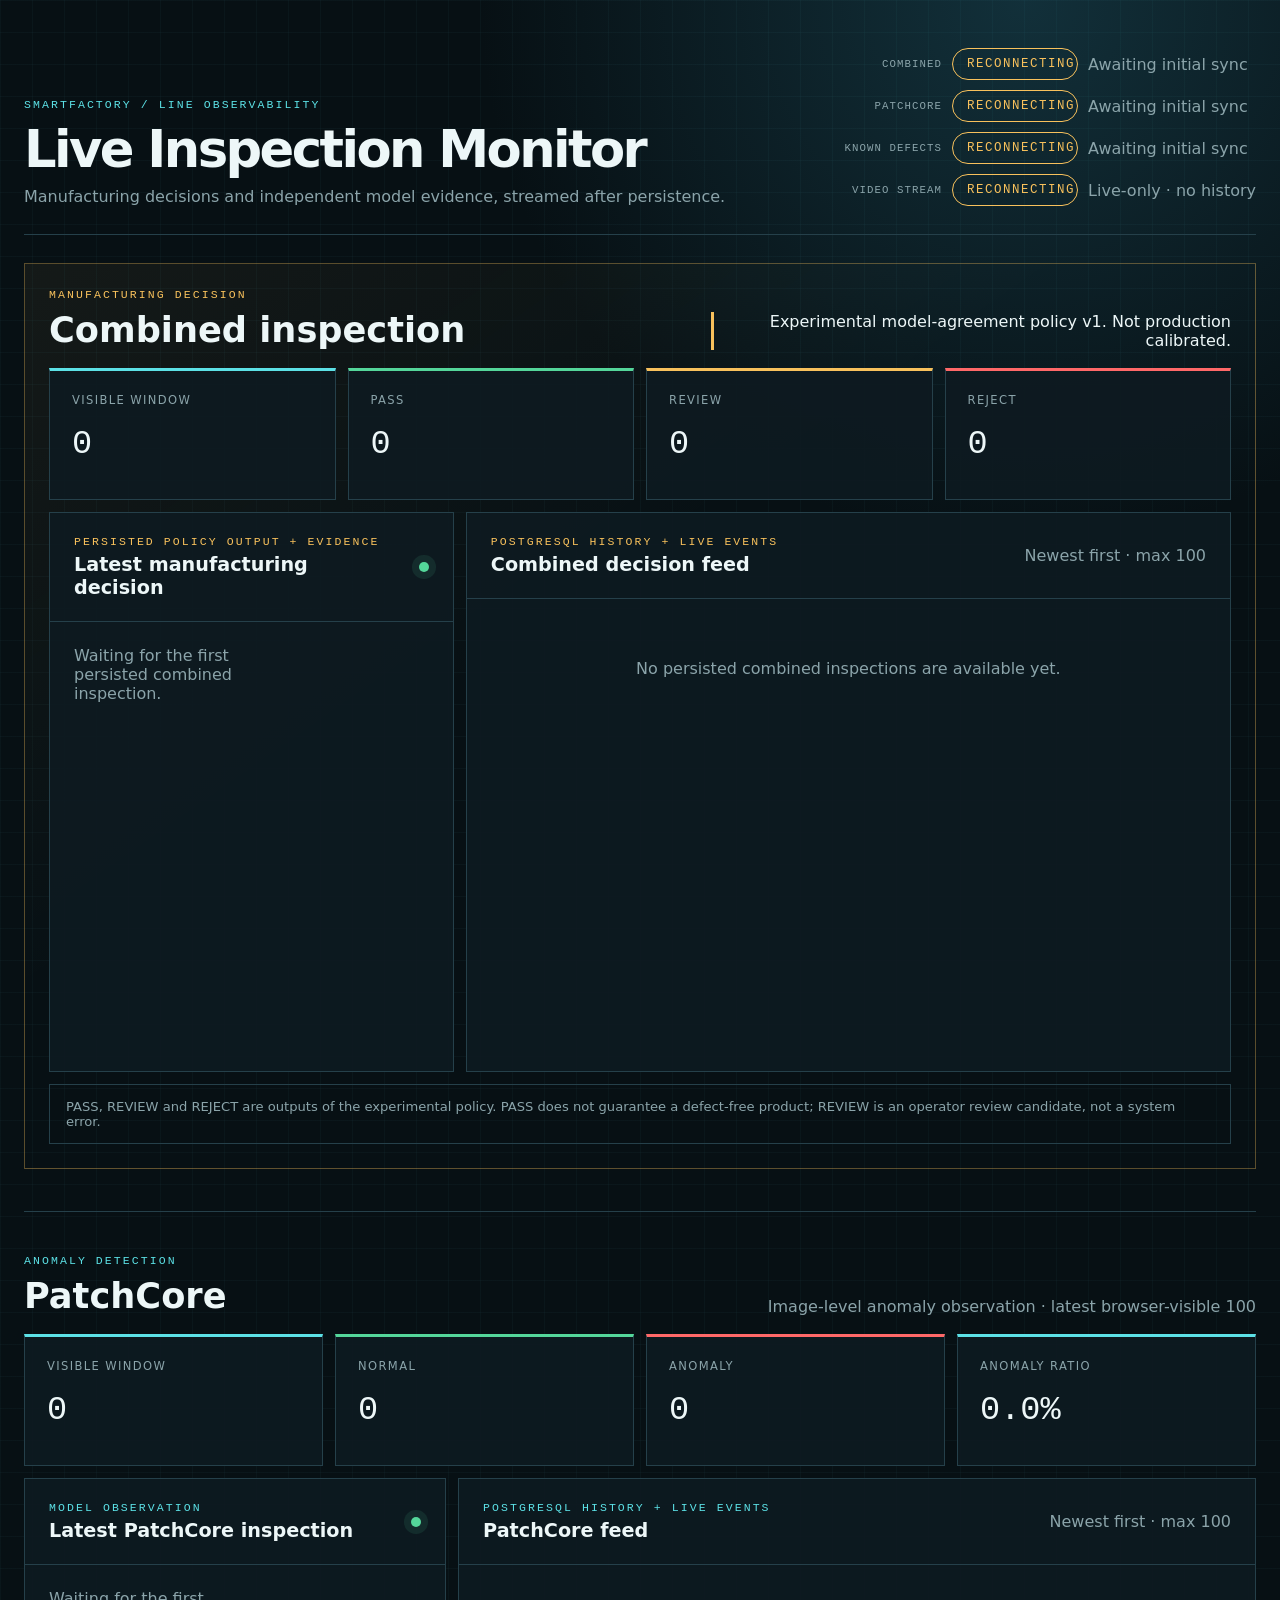
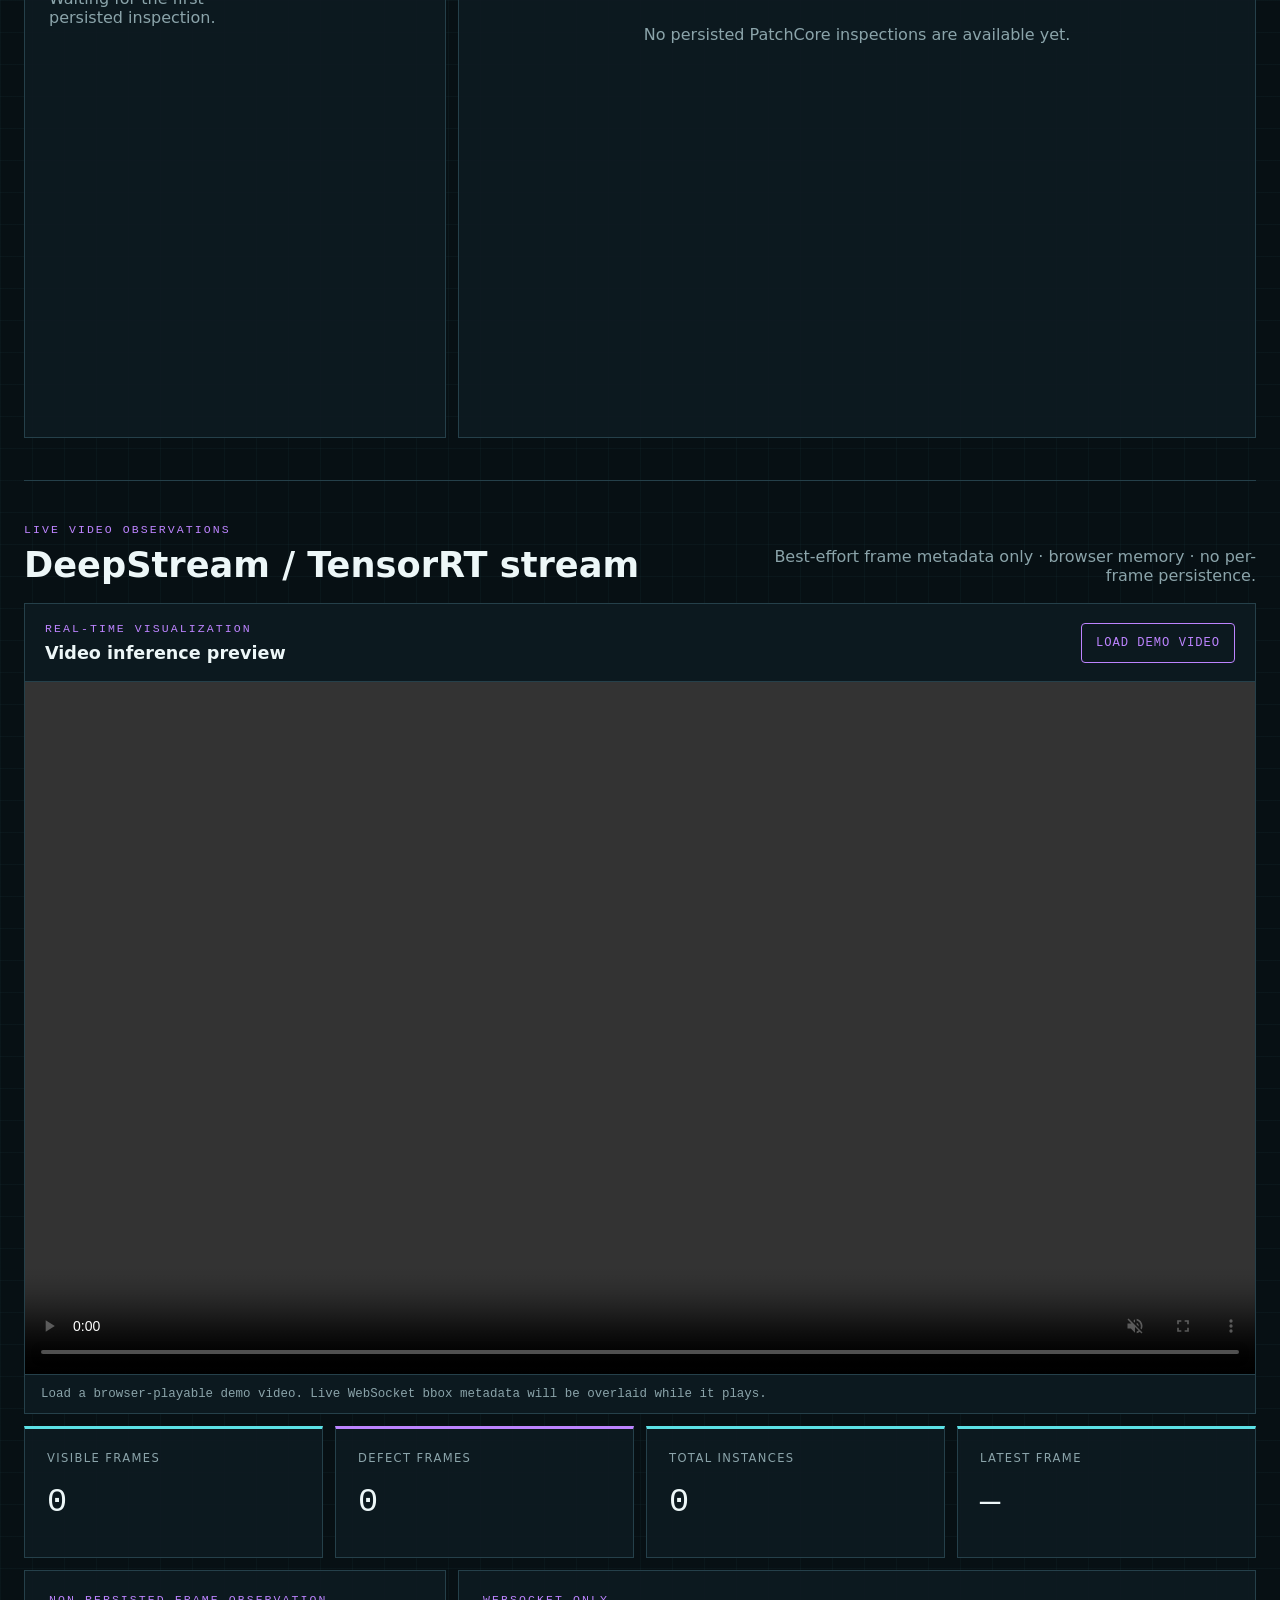
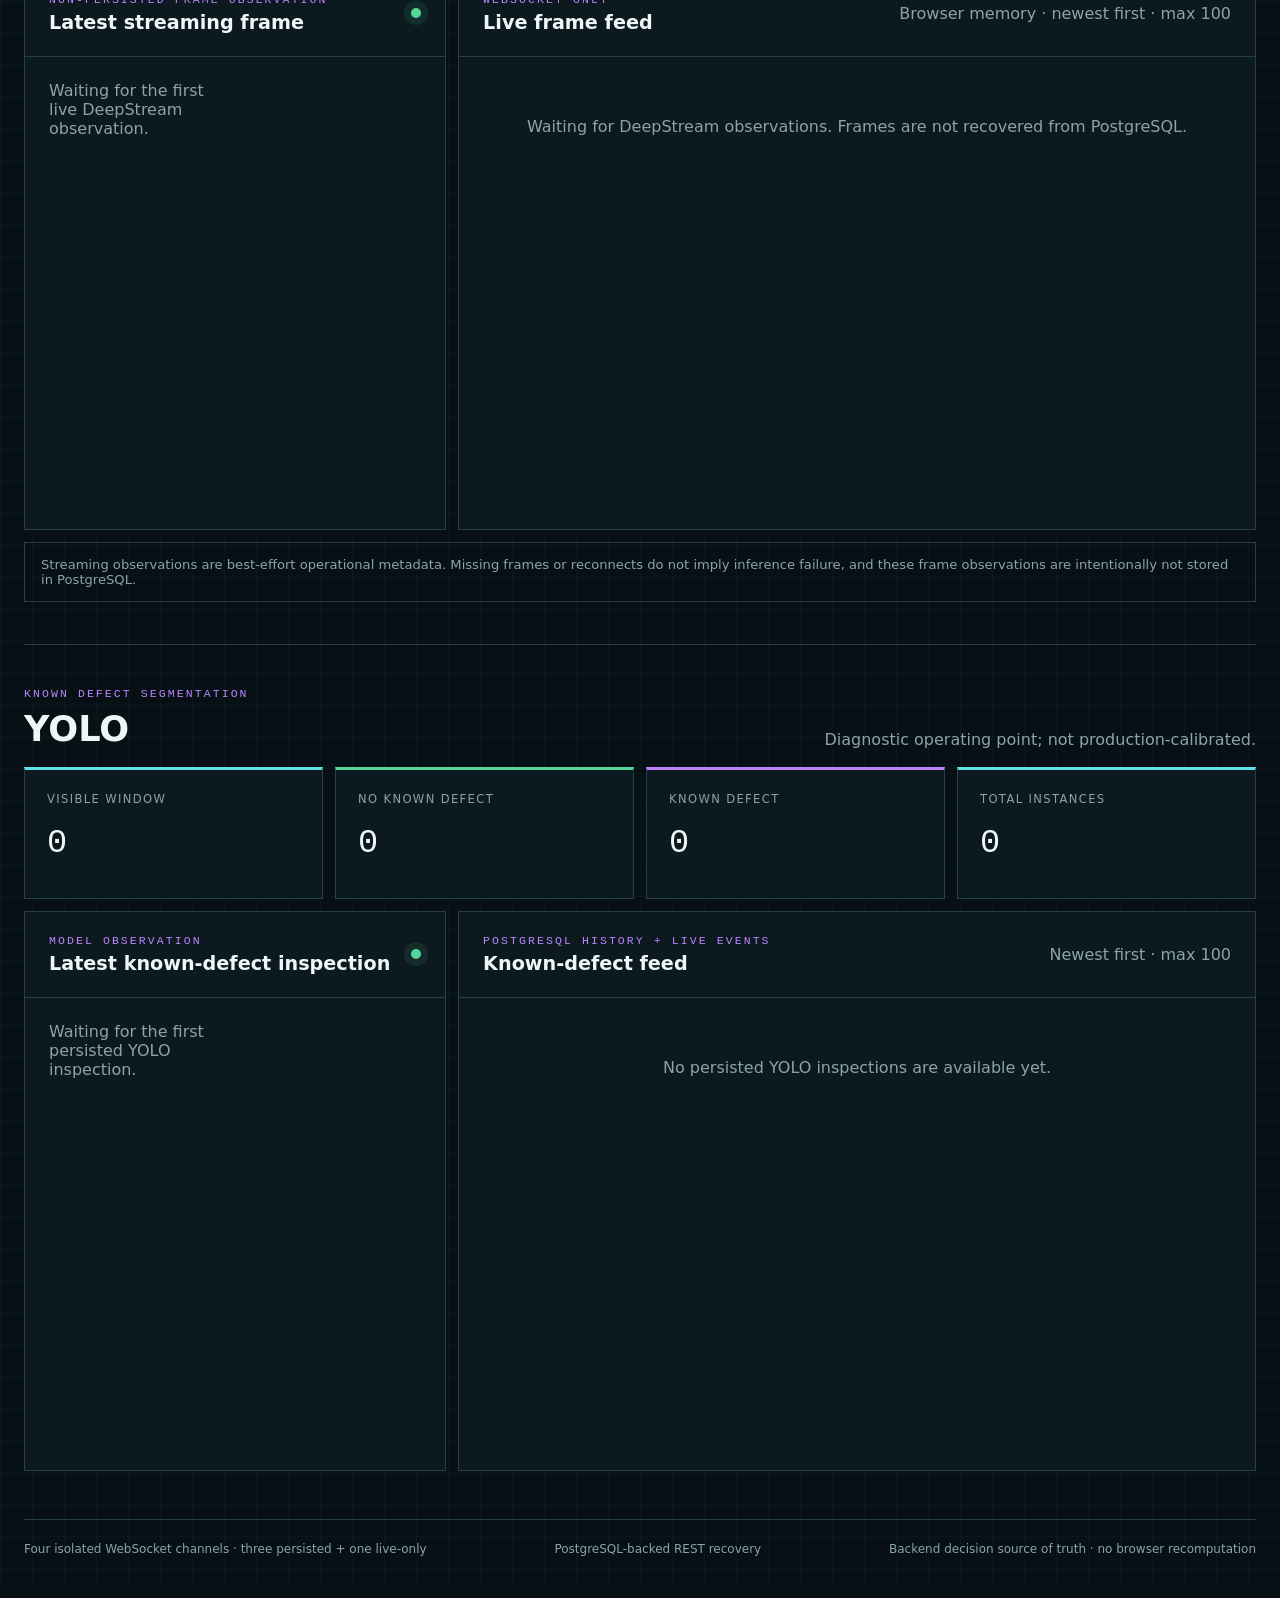
<file: apps/live_monitor/index.html>
<!doctype html>
<html lang="en">
  <head>
    <meta charset="utf-8" />
    <meta name="viewport" content="width=device-width, initial-scale=1" />
    <meta name="color-scheme" content="dark" />
    <title>Live Inspection Monitor</title>
    <link rel="stylesheet" href="./styles.css" />
  </head>
  <body>
    <header class="masthead">
      <div>
        <p class="eyebrow">SMARTFACTORY / LINE OBSERVABILITY</p>
        <h1>Live Inspection Monitor</h1>
        <p class="subtitle">Manufacturing decisions and independent model evidence, streamed after persistence.</p>
      </div>
      <div class="connection-panel">
        <div class="connection-row" aria-live="polite">
          <span class="connection-label">COMBINED</span>
          <span id="combined-connection-state" class="connection-state" data-state="connecting">CONNECTING</span>
          <span id="combined-last-sync" class="sync-time">Awaiting initial sync</span>
        </div>
        <div class="connection-row" aria-live="polite">
          <span class="connection-label">PATCHCORE</span>
          <span id="connection-state" class="connection-state" data-state="connecting">CONNECTING</span>
          <span id="last-sync" class="sync-time">Awaiting initial sync</span>
        </div>
        <div class="connection-row" aria-live="polite">
          <span class="connection-label">KNOWN DEFECTS</span>
          <span id="known-connection-state" class="connection-state" data-state="connecting">CONNECTING</span>
          <span id="known-last-sync" class="sync-time">Awaiting initial sync</span>
        </div>
        <div class="connection-row" aria-live="polite">
          <span class="connection-label">VIDEO STREAM</span>
          <span id="streaming-connection-state" class="connection-state" data-state="connecting">CONNECTING</span>
          <span id="streaming-last-sync" class="sync-time">Live-only · no history</span>
        </div>
      </div>
    </header>

    <main>
      <section class="model-domain manufacturing-domain" aria-labelledby="combined-domain-title">
        <div class="domain-heading">
          <div>
            <p class="eyebrow">MANUFACTURING DECISION</p>
            <h2 id="combined-domain-title">Combined inspection</h2>
          </div>
          <p class="policy-warning">Experimental model-agreement policy v1. Not production calibrated.</p>
        </div>

        <section class="kpi-grid" aria-label="Latest 100 combined manufacturing decision summary">
          <article class="kpi-card"><span>VISIBLE WINDOW</span><strong id="combined-kpi-visible">0</strong></article>
          <article class="kpi-card decision-pass"><span>PASS</span><strong id="combined-kpi-pass">0</strong></article>
          <article class="kpi-card decision-review"><span>REVIEW</span><strong id="combined-kpi-review">0</strong></article>
          <article class="kpi-card decision-reject"><span>REJECT</span><strong id="combined-kpi-reject">0</strong></article>
        </section>

        <div class="monitor-grid manufacturing-grid">
          <section class="panel latest-panel" aria-labelledby="combined-latest-title">
            <div class="panel-heading">
              <div>
                <p class="eyebrow">PERSISTED POLICY OUTPUT + EVIDENCE</p>
                <h2 id="combined-latest-title">Latest manufacturing decision</h2>
              </div>
              <span class="live-pulse combined" aria-hidden="true"></span>
            </div>
            <div id="combined-latest-inspection" class="latest-inspection"></div>
          </section>

          <section class="panel feed-panel" aria-labelledby="combined-feed-title">
            <div class="panel-heading">
              <div>
                <p class="eyebrow">POSTGRESQL HISTORY + LIVE EVENTS</p>
                <h2 id="combined-feed-title">Combined decision feed</h2>
              </div>
              <span class="window-note">Newest first · max 100</span>
            </div>
            <p id="combined-empty-state" class="empty-state">
              No persisted combined inspections are available yet.
            </p>
            <ol
              id="combined-inspection-feed"
              class="inspection-feed combined-inspection-feed"
              aria-live="polite"
            ></ol>
          </section>
        </div>
        <p class="semantic-note">
          PASS, REVIEW and REJECT are outputs of the experimental policy. PASS does not guarantee a
          defect-free product; REVIEW is an operator review candidate, not a system error.
        </p>
      </section>

      <section class="model-domain patchcore-domain" aria-labelledby="patchcore-domain-title">
        <div class="domain-heading">
          <div>
            <p class="eyebrow">ANOMALY DETECTION</p>
            <h2 id="patchcore-domain-title">PatchCore</h2>
          </div>
          <p>Image-level anomaly observation · latest browser-visible 100</p>
        </div>

        <section class="kpi-grid" aria-label="Latest 100 PatchCore inspection summary">
          <article class="kpi-card"><span>VISIBLE WINDOW</span><strong id="kpi-visible">0</strong></article>
          <article class="kpi-card normal"><span>NORMAL</span><strong id="kpi-normal">0</strong></article>
          <article class="kpi-card anomaly"><span>ANOMALY</span><strong id="kpi-anomaly">0</strong></article>
          <article class="kpi-card"><span>ANOMALY RATIO</span><strong id="kpi-ratio">0.0%</strong></article>
        </section>

        <div class="monitor-grid">
          <section class="panel latest-panel" aria-labelledby="latest-title">
            <div class="panel-heading">
              <div>
                <p class="eyebrow">MODEL OBSERVATION</p>
                <h2 id="latest-title">Latest PatchCore inspection</h2>
              </div>
              <span class="live-pulse" aria-hidden="true"></span>
            </div>
            <div id="latest-inspection" class="latest-inspection"></div>
          </section>

          <section class="panel feed-panel" aria-labelledby="feed-title">
            <div class="panel-heading">
              <div>
                <p class="eyebrow">POSTGRESQL HISTORY + LIVE EVENTS</p>
                <h2 id="feed-title">PatchCore feed</h2>
              </div>
              <span class="window-note">Newest first · max 100</span>
            </div>
            <p id="empty-state" class="empty-state">No persisted PatchCore inspections are available yet.</p>
            <ol id="inspection-feed" class="inspection-feed" aria-live="polite"></ol>
          </section>
        </div>
      </section>

      <section class="model-domain known-defect-domain streaming-domain" aria-labelledby="streaming-domain-title">
        <div class="domain-heading">
          <div>
            <p class="eyebrow">LIVE VIDEO OBSERVATIONS</p>
            <h2 id="streaming-domain-title">DeepStream / TensorRT stream</h2>
          </div>
          <p>Best-effort frame metadata only · browser memory · no per-frame persistence.</p>
        </div>

        <!-- ADD 2026-09-08: Browser-local input preview with live DeepStream bbox overlay. -->
        <section class="stream-preview-panel" aria-labelledby="stream-preview-title">
          <div class="stream-preview-heading">
            <div>
              <p class="eyebrow">REAL-TIME VISUALIZATION</p>
              <h3 id="stream-preview-title">Video inference preview</h3>
            </div>
            <label class="stream-preview-file-button">
              LOAD DEMO VIDEO
              <input id="streaming-preview-file" type="file" accept="video/mp4,video/quicktime,video/webm" />
            </label>
          </div>
          <div class="stream-preview-stage">
            <video id="streaming-preview-video" controls muted playsinline preload="metadata"></video>
            <canvas id="streaming-preview-canvas" aria-label="Live DeepStream bounding-box overlay"></canvas>
          </div>
          <p id="streaming-preview-status" class="stream-preview-status">
            Load a browser-playable demo video. Live WebSocket bbox metadata will be overlaid while it plays.
          </p>
        </section>

        <section class="kpi-grid" aria-label="Latest 100 live DeepStream observation summary">
          <article class="kpi-card"><span>VISIBLE FRAMES</span><strong id="streaming-kpi-visible">0</strong></article>
          <article class="kpi-card known"><span>DEFECT FRAMES</span><strong id="streaming-kpi-defect-frames">0</strong></article>
          <article class="kpi-card"><span>TOTAL INSTANCES</span><strong id="streaming-kpi-instances">0</strong></article>
          <article class="kpi-card"><span>LATEST FRAME</span><strong id="streaming-kpi-latest-frame">—</strong></article>
        </section>

        <div class="monitor-grid">
          <section class="panel latest-panel" aria-labelledby="streaming-latest-title">
            <div class="panel-heading">
              <div>
                <p class="eyebrow">NON-PERSISTED FRAME OBSERVATION</p>
                <h2 id="streaming-latest-title">Latest streaming frame</h2>
              </div>
              <span class="live-pulse known" aria-hidden="true"></span>
            </div>
            <div id="streaming-latest-observation" class="latest-inspection"></div>
          </section>

          <section class="panel feed-panel" aria-labelledby="streaming-feed-title">
            <div class="panel-heading">
              <div>
                <p class="eyebrow">WEBSOCKET ONLY</p>
                <h2 id="streaming-feed-title">Live frame feed</h2>
              </div>
              <span class="window-note">Browser memory · newest first · max 100</span>
            </div>
            <p id="streaming-empty-state" class="empty-state">
              Waiting for DeepStream observations. Frames are not recovered from PostgreSQL.
            </p>
            <ol id="streaming-observation-feed" class="inspection-feed known-defect-feed" aria-live="polite"></ol>
          </section>
        </div>

        <p class="semantic-note">
          Streaming observations are best-effort operational metadata. Missing frames or reconnects do
          not imply inference failure, and these frame observations are intentionally not stored in PostgreSQL.
        </p>
      </section>

      <section class="model-domain known-defect-domain" aria-labelledby="known-domain-title">
        <div class="domain-heading">
          <div>
            <p class="eyebrow">KNOWN DEFECT SEGMENTATION</p>
            <h2 id="known-domain-title">YOLO</h2>
          </div>
          <p>Diagnostic operating point; not production-calibrated.</p>
        </div>

        <section class="kpi-grid" aria-label="Latest 100 YOLO known-defect inspection summary">
          <article class="kpi-card"><span>VISIBLE WINDOW</span><strong id="known-kpi-visible">0</strong></article>
          <article class="kpi-card normal"><span>NO KNOWN DEFECT</span><strong id="known-kpi-empty">0</strong></article>
          <article class="kpi-card known"><span>KNOWN DEFECT</span><strong id="known-kpi-defect">0</strong></article>
          <article class="kpi-card"><span>TOTAL INSTANCES</span><strong id="known-kpi-instances">0</strong></article>
        </section>

        <div class="monitor-grid">
          <section class="panel latest-panel" aria-labelledby="known-latest-title">
            <div class="panel-heading">
              <div>
                <p class="eyebrow">MODEL OBSERVATION</p>
                <h2 id="known-latest-title">Latest known-defect inspection</h2>
              </div>
              <span class="live-pulse known" aria-hidden="true"></span>
            </div>
            <div id="known-latest-inspection" class="latest-inspection"></div>
          </section>

          <section class="panel feed-panel" aria-labelledby="known-feed-title">
            <div class="panel-heading">
              <div>
                <p class="eyebrow">POSTGRESQL HISTORY + LIVE EVENTS</p>
                <h2 id="known-feed-title">Known-defect feed</h2>
              </div>
              <span class="window-note">Newest first · max 100</span>
            </div>
            <p id="known-empty-state" class="empty-state">No persisted YOLO inspections are available yet.</p>
            <ol id="known-defect-feed" class="inspection-feed known-defect-feed" aria-live="polite"></ol>
          </section>
        </div>
      </section>
    </main>

    <dialog id="inspection-detail" class="detail-dialog">
      <div class="dialog-heading">
        <h2 id="detail-title">Inspection lineage</h2>
        <button id="detail-close" type="button" aria-label="Close detail">×</button>
      </div>
      <div id="detail-body" class="detail-body"></div>
    </dialog>

    <dialog id="known-defect-detail" class="detail-dialog known-detail-dialog">
      <div class="dialog-heading">
        <h2 id="known-detail-title">Known-defect lineage</h2>
        <button id="known-detail-close" type="button" aria-label="Close known-defect detail">×</button>
      </div>
      <div id="known-detail-body" class="detail-body"></div>
    </dialog>

    <dialog id="combined-inspection-detail" class="detail-dialog combined-detail-dialog">
      <div class="dialog-heading">
        <h2 id="combined-detail-title">Combined manufacturing decision</h2>
        <button id="combined-detail-close" type="button" aria-label="Close combined decision detail">×</button>
      </div>
      <div id="combined-detail-body" class="detail-body"></div>
    </dialog>

    <footer>
      <span>Four isolated WebSocket channels · three persisted + one live-only</span>
      <span>PostgreSQL-backed REST recovery</span>
      <span>Backend decision source of truth · no browser recomputation</span>
    </footer>

    <script type="module" src="./app.js"></script>
  </body>
</html>
</file>
<file: apps/live_monitor/styles.css>
:root {
  color-scheme: dark;
  font-family:
    Inter, ui-sans-serif, system-ui, -apple-system, BlinkMacSystemFont, "Segoe UI", sans-serif;
  --background: #071014;
  --panel: #0d1a20;
  --panel-raised: #12242b;
  --line: #25404a;
  --text: #edf7f8;
  --muted: #8ba4aa;
  --cyan: #5ce1e6;
  --normal: #54d69a;
  --anomaly: #ff6868;
  --amber: #f8c15c;
  --known: #bd84ff;
  --pass: #54d69a;
  --review: #f8c15c;
  --reject: #ff6868;
}

* {
  box-sizing: border-box;
}

body {
  min-width: 320px;
  min-height: 100vh;
  margin: 0;
  background:
    linear-gradient(rgba(92, 225, 230, 0.035) 1px, transparent 1px),
    linear-gradient(90deg, rgba(92, 225, 230, 0.035) 1px, transparent 1px),
    radial-gradient(circle at 80% 0%, #12303a 0, transparent 34rem), var(--background);
  background-size: 32px 32px, 32px 32px, auto, auto;
  color: var(--text);
}

button {
  font: inherit;
}

.masthead,
main,
footer {
  width: min(1440px, calc(100% - 48px));
  margin-inline: auto;
}

.masthead {
  display: flex;
  align-items: flex-end;
  justify-content: space-between;
  gap: 32px;
  padding: 48px 0 28px;
  border-bottom: 1px solid var(--line);
}

h1,
h2,
p {
  margin-top: 0;
}

h1 {
  margin-bottom: 8px;
  font-size: clamp(2rem, 4vw, 3.8rem);
  font-weight: 620;
  letter-spacing: -0.05em;
}

h2 {
  margin-bottom: 0;
  font-size: 1.2rem;
  font-weight: 600;
}

.eyebrow {
  margin-bottom: 8px;
  color: var(--cyan);
  font-family: ui-monospace, SFMono-Regular, Menlo, monospace;
  font-size: 0.72rem;
  letter-spacing: 0.18em;
}

.subtitle,
.muted,
.sync-time,
.window-note {
  color: var(--muted);
}

.subtitle {
  margin-bottom: 0;
}

.connection-panel {
  display: grid;
  gap: 10px;
}

.connection-row {
  display: grid;
  grid-template-columns: 112px 126px minmax(126px, 1fr);
  align-items: center;
  gap: 10px;
}

.connection-label {
  color: var(--muted);
  font-family: ui-monospace, SFMono-Regular, Menlo, monospace;
  font-size: 0.67rem;
  text-align: right;
  letter-spacing: 0.1em;
}

.connection-state {
  min-width: 126px;
  padding: 8px 14px;
  border: 1px solid currentcolor;
  border-radius: 999px;
  color: var(--amber);
  font-family: ui-monospace, SFMono-Regular, Menlo, monospace;
  font-size: 0.78rem;
  text-align: center;
  letter-spacing: 0.12em;
}

.connection-state[data-state="live"] {
  color: var(--normal);
}

.connection-state[data-state="offline"] {
  color: var(--anomaly);
}

main {
  padding: 28px 0 48px;
}

.model-domain + .model-domain {
  margin-top: 42px;
  padding-top: 42px;
  border-top: 1px solid var(--line);
}

.domain-heading {
  display: flex;
  align-items: end;
  justify-content: space-between;
  gap: 24px;
  margin-bottom: 18px;
}

.domain-heading h2 {
  font-size: clamp(1.5rem, 3vw, 2.2rem);
}

.domain-heading > p {
  max-width: 520px;
  margin-bottom: 0;
  color: var(--muted);
  text-align: right;
}

.known-defect-domain .eyebrow {
  color: var(--known);
}

.manufacturing-domain {
  padding: 24px;
  border: 1px solid rgba(248, 193, 92, 0.34);
  background: linear-gradient(145deg, rgba(248, 193, 92, 0.055), transparent 42%);
}

.manufacturing-domain .eyebrow {
  color: var(--amber);
}

.policy-warning {
  padding-left: 16px;
  border-left: 3px solid var(--review);
  color: var(--text) !important;
}

.kpi-grid {
  display: grid;
  grid-template-columns: repeat(4, 1fr);
  gap: 12px;
  margin-bottom: 12px;
}

.kpi-card,
.panel {
  border: 1px solid var(--line);
  background: rgba(13, 26, 32, 0.94);
}

.kpi-card {
  min-height: 132px;
  padding: 22px;
  border-top: 3px solid var(--cyan);
}

.kpi-card.normal {
  border-top-color: var(--normal);
}

.kpi-card.anomaly {
  border-top-color: var(--anomaly);
}

.kpi-card.known {
  border-top-color: var(--known);
}

.kpi-card.decision-pass {
  border-top-color: var(--pass);
}

.kpi-card.decision-review {
  border-top-color: var(--review);
}

.kpi-card.decision-reject {
  border-top-color: var(--reject);
}

.kpi-card span {
  display: block;
  margin-bottom: 18px;
  color: var(--muted);
  font-size: 0.72rem;
  letter-spacing: 0.12em;
}

.kpi-card strong {
  font-family: ui-monospace, SFMono-Regular, Menlo, monospace;
  font-size: 2.1rem;
  font-weight: 500;
}

.monitor-grid {
  display: grid;
  grid-template-columns: minmax(300px, 0.82fr) minmax(480px, 1.55fr);
  gap: 12px;
}

.panel {
  min-height: 560px;
}

.panel-heading {
  display: flex;
  align-items: center;
  justify-content: space-between;
  gap: 20px;
  padding: 22px 24px;
  border-bottom: 1px solid var(--line);
}

.panel-heading .eyebrow {
  margin-bottom: 5px;
}

.live-pulse {
  width: 10px;
  height: 10px;
  border-radius: 50%;
  background: var(--normal);
  box-shadow: 0 0 0 7px rgba(84, 214, 154, 0.1);
}

.latest-inspection {
  display: grid;
  grid-template-columns: repeat(2, minmax(0, 1fr));
  gap: 1px;
  padding: 24px;
}

.result-badge {
  grid-column: 1 / -1;
  margin-bottom: 20px;
  padding: 20px;
  border-left: 4px solid;
  background: var(--panel-raised);
  font-family: ui-monospace, SFMono-Regular, Menlo, monospace;
  font-size: 2rem;
  letter-spacing: 0.08em;
}

.result-badge.normal {
  border-color: var(--normal);
  color: var(--normal);
}

.result-badge.anomaly {
  border-color: var(--anomaly);
  color: var(--anomaly);
}

.result-badge.known {
  border-color: var(--known);
  color: var(--known);
}

.result-badge.decision-pass {
  border-color: var(--pass);
  color: var(--pass);
}

.result-badge.decision-review {
  border-color: var(--review);
  color: var(--review);
}

.result-badge.decision-reject {
  border-color: var(--reject);
  color: var(--reject);
}

.value-pair {
  display: grid;
  align-content: start;
  gap: 8px;
  min-width: 0;
  padding: 16px;
  border: 1px solid var(--line);
}

.value-label {
  color: var(--muted);
  font-size: 0.72rem;
  letter-spacing: 0.08em;
  text-transform: uppercase;
}

.value-pair strong {
  overflow-wrap: anywhere;
  font-family: ui-monospace, SFMono-Regular, Menlo, monospace;
  font-weight: 500;
}

.score-primary strong {
  color: var(--cyan);
  font-size: 1.35rem;
}

.decision-reason-primary strong {
  color: var(--amber);
}

.value-pair.decision-pass strong {
  color: var(--pass);
}

.value-pair.decision-review strong {
  color: var(--review);
}

.value-pair.decision-reject strong {
  color: var(--reject);
}

.detail-button {
  align-self: center;
  padding: 8px 12px;
  border: 1px solid var(--line);
  border-radius: 4px;
  background: transparent;
  color: var(--cyan);
  cursor: pointer;
}

.detail-button:hover,
.detail-button:focus-visible {
  border-color: var(--cyan);
  background: rgba(92, 225, 230, 0.08);
}

.latest-inspection > .detail-button {
  grid-column: 1 / -1;
  margin-top: 20px;
  padding: 12px;
}

.diagnostic-note {
  grid-column: 1 / -1;
  margin: 14px 0 0;
  padding: 12px 14px;
  border-left: 3px solid var(--known);
  background: rgba(189, 132, 255, 0.08);
  color: var(--muted);
  font-size: 0.8rem;
}

.manufacturing-domain .diagnostic-note,
.combined-detail-dialog .diagnostic-note {
  border-left-color: var(--review);
  background: rgba(248, 193, 92, 0.08);
}

.semantic-note {
  margin: 12px 0 0;
  padding: 14px 16px;
  border: 1px solid var(--line);
  color: var(--muted);
  font-size: 0.82rem;
}

.inspection-feed {
  display: grid;
  gap: 1px;
  max-height: 720px;
  margin: 0;
  padding: 0;
  overflow-y: auto;
  list-style: none;
}

.feed-item {
  display: grid;
  grid-template-columns: minmax(210px, 1.5fr) minmax(180px, 1fr) minmax(130px, 0.7fr) auto;
  align-items: center;
  gap: 18px;
  padding: 16px 20px;
  border-left: 3px solid var(--normal);
  background: var(--panel-raised);
}

.feed-item.anomaly {
  border-left-color: var(--anomaly);
  background: linear-gradient(90deg, rgba(255, 104, 104, 0.11), var(--panel-raised) 45%);
}

.feed-item.known {
  border-left-color: var(--known);
  background: linear-gradient(90deg, rgba(189, 132, 255, 0.12), var(--panel-raised) 45%);
}

.feed-item.decision-pass {
  border-left-color: var(--pass);
  background: linear-gradient(90deg, rgba(84, 214, 154, 0.1), var(--panel-raised) 45%);
}

.feed-item.decision-review {
  border-left-color: var(--review);
  background: linear-gradient(90deg, rgba(248, 193, 92, 0.1), var(--panel-raised) 45%);
}

.feed-item.decision-reject {
  border-left-color: var(--reject);
  background: linear-gradient(90deg, rgba(255, 104, 104, 0.11), var(--panel-raised) 45%);
}

.feed-summary {
  display: grid;
  gap: 5px;
}

.feed-result,
.feed-measurement {
  font-family: ui-monospace, SFMono-Regular, Menlo, monospace;
}

.feed-item.normal .feed-result {
  color: var(--normal);
}

.feed-item.anomaly .feed-result {
  color: var(--anomaly);
}

.feed-item.known .feed-result {
  color: var(--known);
}

.feed-item.decision-pass .feed-result {
  color: var(--pass);
}

.feed-item.decision-review .feed-result {
  color: var(--review);
}

.feed-item.decision-reject .feed-result {
  color: var(--reject);
}

.feed-summary time,
.feed-identity,
.feed-short-id {
  color: var(--muted);
  font-size: 0.78rem;
}

.known-feed-item {
  display: block;
  padding: 0;
}

.known-feed-button {
  display: grid;
  grid-template-columns: minmax(210px, 1.35fr) minmax(240px, 1.35fr) minmax(180px, 0.8fr) auto;
  align-items: center;
  gap: 18px;
  width: 100%;
  padding: 16px 20px;
  border: 0;
  background: transparent;
  color: inherit;
  text-align: left;
  cursor: pointer;
}

.known-feed-button:hover,
.known-feed-button:focus-visible {
  outline: 1px solid var(--known);
  outline-offset: -2px;
  background: rgba(189, 132, 255, 0.06);
}

.combined-feed-item {
  display: block;
  padding: 0;
}

.combined-feed-button {
  display: grid;
  grid-template-columns: minmax(150px, 0.85fr) minmax(0, 1.15fr) minmax(0, 1.3fr) auto;
  align-items: center;
  gap: 18px;
  width: 100%;
  padding: 16px 20px;
  border: 0;
  background: transparent;
  color: inherit;
  text-align: left;
  cursor: pointer;
}

.combined-feed-button > * {
  min-width: 0;
  overflow-wrap: anywhere;
}

.combined-feed-button:hover,
.combined-feed-button:focus-visible {
  outline: 1px solid var(--amber);
  outline-offset: -2px;
  background: rgba(248, 193, 92, 0.055);
}

.empty-state {
  margin: 60px 24px;
  color: var(--muted);
  text-align: center;
}

.detail-dialog {
  width: min(720px, calc(100% - 32px));
  max-height: calc(100vh - 64px);
  padding: 0;
  border: 1px solid var(--line);
  background: var(--panel);
  color: var(--text);
}

.detail-dialog::backdrop {
  background: rgba(2, 8, 11, 0.82);
  backdrop-filter: blur(4px);
}

.dialog-heading {
  display: flex;
  align-items: center;
  justify-content: space-between;
  padding: 18px 20px;
  border-bottom: 1px solid var(--line);
}

.dialog-heading button {
  border: 0;
  background: transparent;
  color: var(--muted);
  font-size: 1.8rem;
  cursor: pointer;
}

.detail-body {
  display: grid;
  gap: 8px;
  padding: 20px;
  overflow-y: auto;
}

.known-detail-dialog {
  width: min(880px, calc(100% - 32px));
}

.combined-detail-dialog {
  width: min(980px, calc(100% - 32px));
}

.detail-section-title {
  grid-column: 1 / -1;
  margin: 18px 0 2px;
  padding-bottom: 8px;
  border-bottom: 1px solid var(--line);
  color: var(--amber);
  font-size: 1rem;
}

.instance-list {
  display: grid;
  grid-column: 1 / -1;
  gap: 10px;
  margin-top: 14px;
}

.instance-card {
  display: grid;
  grid-template-columns: repeat(2, minmax(0, 1fr));
  gap: 1px;
  padding: 14px;
  border: 1px solid var(--line);
  background: var(--panel-raised);
}

.instance-card h3 {
  grid-column: 1 / -1;
  margin: 0 0 10px;
  color: var(--known);
  font-size: 1rem;
}

footer {
  display: flex;
  justify-content: space-between;
  gap: 20px;
  padding: 22px 0 32px;
  border-top: 1px solid var(--line);
  color: var(--muted);
  font-size: 0.75rem;
}

@media (max-width: 900px) {
  .kpi-grid {
    grid-template-columns: repeat(2, 1fr);
  }

  .monitor-grid {
    grid-template-columns: 1fr;
  }

  .panel {
    min-height: auto;
  }
}

@media (max-width: 760px) {
  .known-feed-button,
  .combined-feed-button {
    grid-template-columns: 1fr auto;
  }

  .known-feed-button .feed-measurement,
  .known-feed-button .feed-identity,
  .combined-feed-button .feed-measurement,
  .combined-feed-button .feed-identity {
    grid-column: 1;
  }

  .known-feed-button .feed-short-id,
  .combined-feed-button .feed-short-id {
    grid-column: 2;
    grid-row: 1 / 4;
  }
}

@media (max-width: 640px) {
  .masthead,
  main,
  footer {
    width: min(100% - 28px, 1440px);
  }

  .masthead,
  footer {
    align-items: flex-start;
    flex-direction: column;
  }

  .connection-panel {
    width: 100%;
  }

  .connection-row {
    grid-template-columns: 1fr 126px;
  }

  .connection-label {
    text-align: left;
  }

  .connection-row .sync-time {
    grid-column: 1 / -1;
  }

  .domain-heading {
    align-items: flex-start;
    flex-direction: column;
  }

  .domain-heading > p {
    text-align: left;
  }

  .manufacturing-domain {
    padding: 18px;
  }

  .kpi-grid,
  .latest-inspection {
    grid-template-columns: 1fr;
  }

  .result-badge,
  .latest-inspection > .detail-button {
    grid-column: auto;
  }

  .feed-item {
    grid-template-columns: 1fr auto;
  }

  .feed-measurement,
  .feed-identity {
    grid-column: 1;
  }

  .feed-item .detail-button {
    grid-column: 2;
    grid-row: 1 / 4;
  }

  .instance-card {
    grid-template-columns: 1fr;
  }

  .instance-card h3 {
    grid-column: auto;
  }
}

/* ADD 2026-09-08: Browser-local video preview with live metadata-only bbox overlay. */
.stream-preview-panel {
  margin-bottom: 12px;
  border: 1px solid var(--line);
  background: rgba(13, 26, 32, 0.96);
}

.stream-preview-heading {
  display: flex;
  align-items: center;
  justify-content: space-between;
  gap: 20px;
  padding: 18px 20px;
  border-bottom: 1px solid var(--line);
}

.stream-preview-heading h3 { margin: 0; font-size: 1.1rem; font-weight: 600; }
.stream-preview-file-button {
  position: relative;
  display: inline-flex;
  align-items: center;
  min-height: 40px;
  padding: 0 14px;
  border: 1px solid var(--known);
  border-radius: 4px;
  color: var(--known);
  font-family: ui-monospace, SFMono-Regular, Menlo, monospace;
  font-size: 0.76rem;
  letter-spacing: 0.08em;
  cursor: pointer;
}
.stream-preview-file-button input {
  position: absolute;
  width: 1px;
  height: 1px;
  opacity: 0;
  pointer-events: none;
}
.stream-preview-stage {
  position: relative;
  width: 100%;
  overflow: hidden;
  background: #020607;
  aspect-ratio: 16 / 9;
}
#streaming-preview-video,
#streaming-preview-canvas {
  position: absolute;
  inset: 0;
  width: 100%;
  height: 100%;
}
#streaming-preview-video { object-fit: contain; background: #020607; }
#streaming-preview-canvas { z-index: 2; pointer-events: none; }
.stream-preview-status {
  margin: 0;
  padding: 12px 16px;
  border-top: 1px solid var(--line);
  color: var(--muted);
  font-family: ui-monospace, SFMono-Regular, Menlo, monospace;
  font-size: 0.78rem;
}
@media (max-width: 720px) {
  .stream-preview-heading { align-items: stretch; flex-direction: column; }
  .stream-preview-file-button { justify-content: center; }
}
</file>
